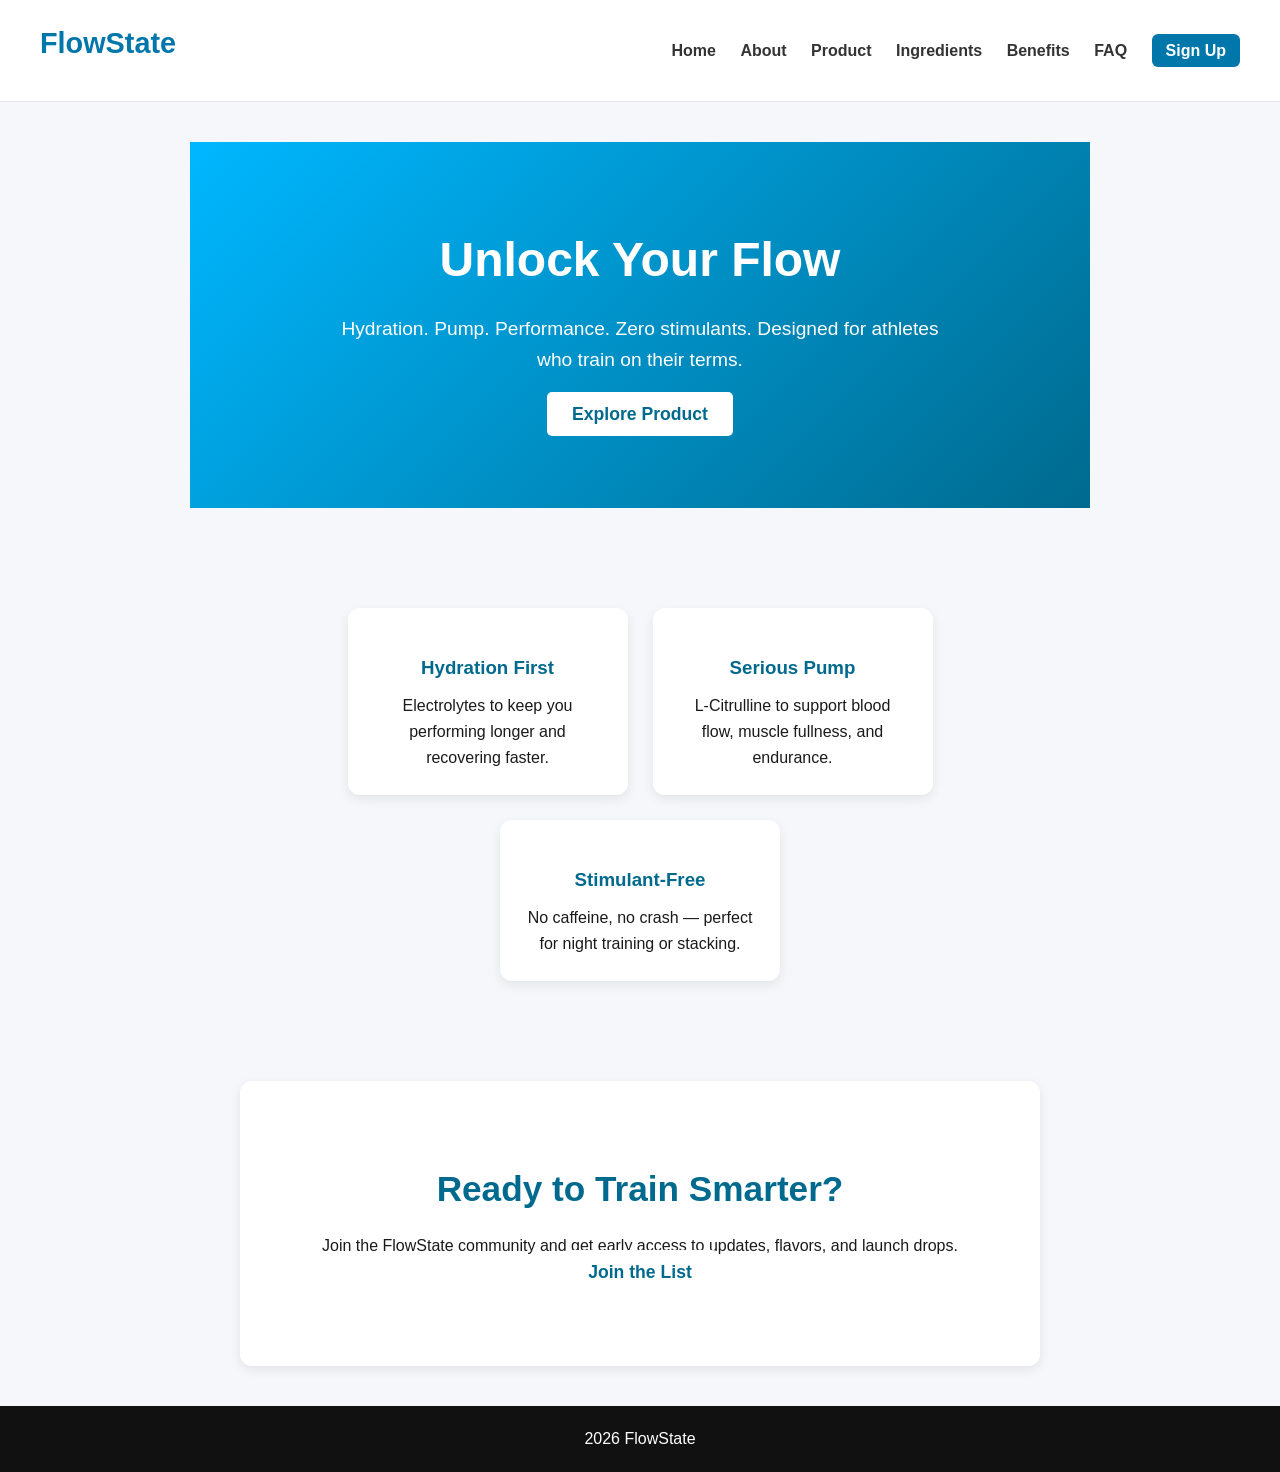
<file: index.html>
<!DOCTYPE html>
<html lang="en">
<head>
  <meta charset="UTF-8">
  <meta name="viewport" content="width=device-width, initial-scale=1.0">
  <title>FlowState – Stimulant-Free Performance</title>
  <link rel="stylesheet" href="styles.css">
</head>

<body>

<header>
  <nav class="nav">
    <h2 class="logo">FlowState</h2>
    <div class="nav-links">
      <a href="index.html">Home</a>
      <a href="about.html">About</a>
      <a href="product.html">Product</a>
      <a href="ingredients.html">Ingredients</a>
      <a href="benefits.html">Benefits</a>
      <a href="faq.html">FAQ</a>
      <a href="contact.html" class="btn-small">Sign Up</a>
    </div>
  </nav>
</header>

<section class="hero">
  <div class="hero-content">
    <h1>Unlock Your Flow</h1>
    <p>Hydration. Pump. Performance. Zero stimulants. Designed for athletes who train on their terms.</p>
    <a href="product.html" class="btn">Explore Product</a>
  </div>
</section>

<section class="features">
  <div class="feature-card">
    <h3>Hydration First</h3>
    <p>Electrolytes to keep you performing longer and recovering faster.</p>
  </div>

  <div class="feature-card">
    <h3>Serious Pump</h3>
    <p>L‑Citrulline to support blood flow, muscle fullness, and endurance.</p>
  </div>

  <div class="feature-card">
    <h3>Stimulant‑Free</h3>
    <p>No caffeine, no crash — perfect for night training or stacking.</p>
  </div>
</section>

<section class="cta">
  <h2>Ready to Train Smarter?</h2>
  <p>Join the FlowState community and get early access to updates, flavors, and launch drops.</p>
  <a href="contact.html" class="btn">Join the List</a>
</section>

<footer>
  <p>2026 FlowState <p>
</footer>

</body>
</html>
</file>
<file: styles.css>
/* RESET */
* {
  margin: 0;
  padding: 0;
  box-sizing: border-box;
  font-family: "Inter", Arial, sans-serif;
}

body {
  background: #f5f7fa;
  color: #1a1a1a;
  line-height: 1.6;
}

/* NAVIGATION */
header {
  background: #ffffff;
  padding: 20px 40px;
  border-bottom: 1px solid #e5e5e5;
}

.nav {
  display: flex;
  justify-content: space-between;
  align-items: center;
}

.logo {
  font-size: 1.8rem;
  font-weight: 700;
  color: #0077aa;
}

.nav-links a {
  margin-left: 20px;
  text-decoration: none;
  color: #333;
  font-weight: 600;
}

.nav-links a:hover {
  color: #0077aa;
}

.btn-small {
  padding: 8px 14px;
  background: #0077aa;
  color: #fff !important;
  border-radius: 6px;
}

/* HERO */
.hero {
  background: linear-gradient(135deg, #00b7ff, #006a8e);
  color: white;
  padding: 120px 20px;
  text-align: center;
}

.hero h1 {
  font-size: 3.5rem;
  margin-bottom: 15px;
  font-weight: 800;
}

.hero p {
  font-size: 1.2rem;
  max-width: 600px;
  margin: 0 auto 30px auto;
}

.btn {
  background: white;
  color: #006a8e;
  padding: 14px 28px;
  border-radius: 8px;
  text-decoration: none;
  font-weight: 700;
  font-size: 1.1rem;
}

.btn:hover {
  background: #e6e6e6;
}

/* FEATURES */
.features {
  display: flex;
  justify-content: center;
  gap: 25px;
  padding: 60px 20px;
  flex-wrap: wrap;
}

.feature-card {
  background: white;
  padding: 25px;
  border-radius: 12px;
  width: 280px;
  text-align: center;
  box-shadow: 0 4px 12px rgba(0,0,0,0.08);
}

.feature-card h3 {
  color: #006a8e;
  margin-bottom: 10px;
}

/* CTA SECTION */
.cta {
  text-align: center;
  padding: 80px 20px;
  background: #ffffff;
  margin: 40px auto;
  border-radius: 12px;
  max-width: 800px;
  box-shadow: 0 4px 12px rgba(0,0,0,0.08);
}

.cta h2 {
  font-size: 2.2rem;
  margin-bottom: 15px;
  color: #006a8e;
}

/* FOOTER */
footer {
  text-align: center;
  padding: 25px;
  background: #111;
  color: white;
  margin-top: 60px;
}

}

nav a:hover {
  color: #00b7ff;
}

/* HERO SECTION */
.hero {
  background: linear-gradient(135deg, #00b7ff, #006a8e);
  color: white;
  text-align: center;
  padding: 80px 20px;
}

.hero h1 {
  font-size: 3rem;
  margin-bottom: 15px;
}

.hero p {
  font-size: 1.2rem;
  margin-bottom: 25px;
}

.btn {
  background: white;
  color: #006a8e;
  padding: 12px 25px;
  border-radius: 5px;
  text-decoration: none;
  font-weight: bold;
}

.btn:hover {
  background: #e6e6e6;
}

/* SECTIONS */
section {
  max-width: 900px;
  margin: 40px auto;
  padding: 20px;
}

h2 {
  color: #006a8e;
  margin-bottom: 15px;
}

h3 {
  color: #0077aa;
  margin-top: 20px;
}

/* FORM */
form input,
form textarea {
  width: 100%;
  padding: 12px;
  margin-bottom: 15px;
  border: 1px solid #ccc;
  border-radius: 5px;
}

form button {
  background: #0077aa;
  color: white;
  padding: 12px 20px;
  border: none;
  border-radius: 5px;
  cursor: pointer;
}

form button:hover {
  background: #005f88;
}

/* FOOTER */
footer {
  background: #111;
  color: white;
  text-align: center;
  padding: 20px;
  margin-top: 40px;
}
</file>
